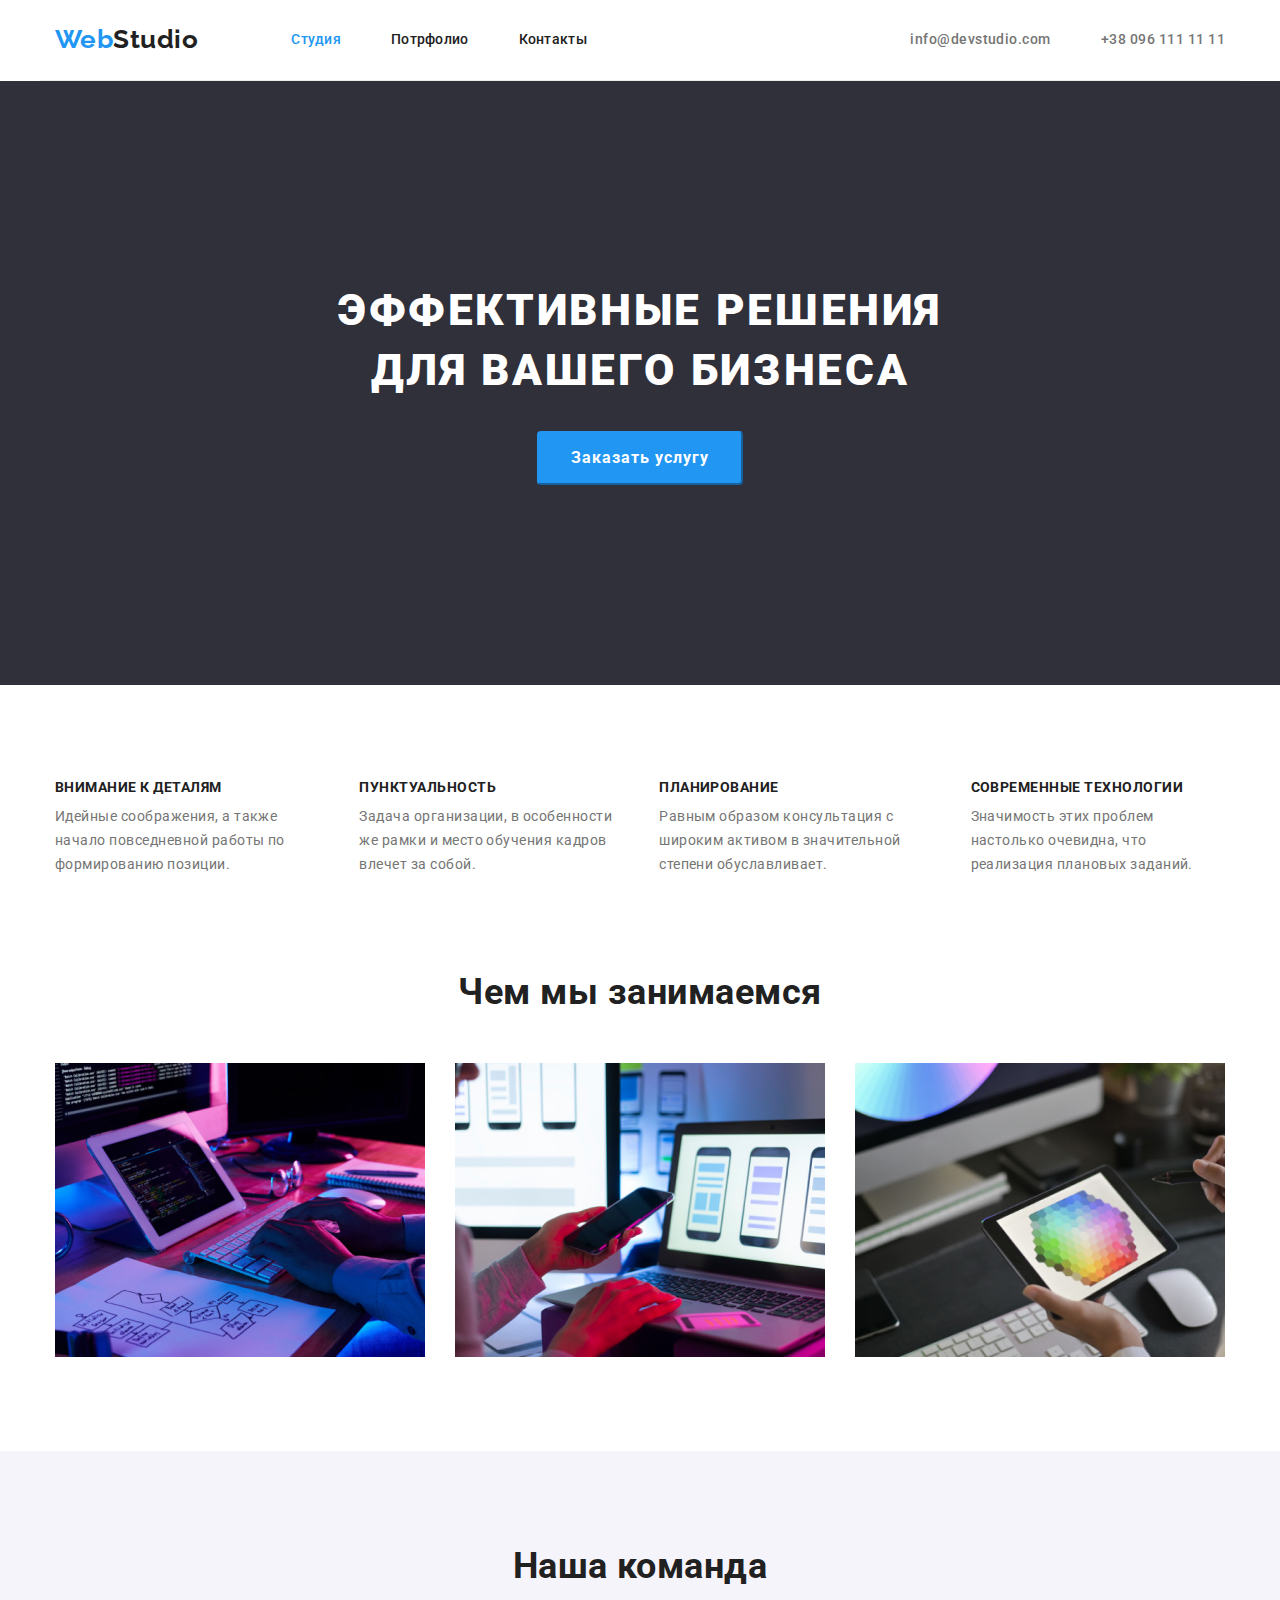
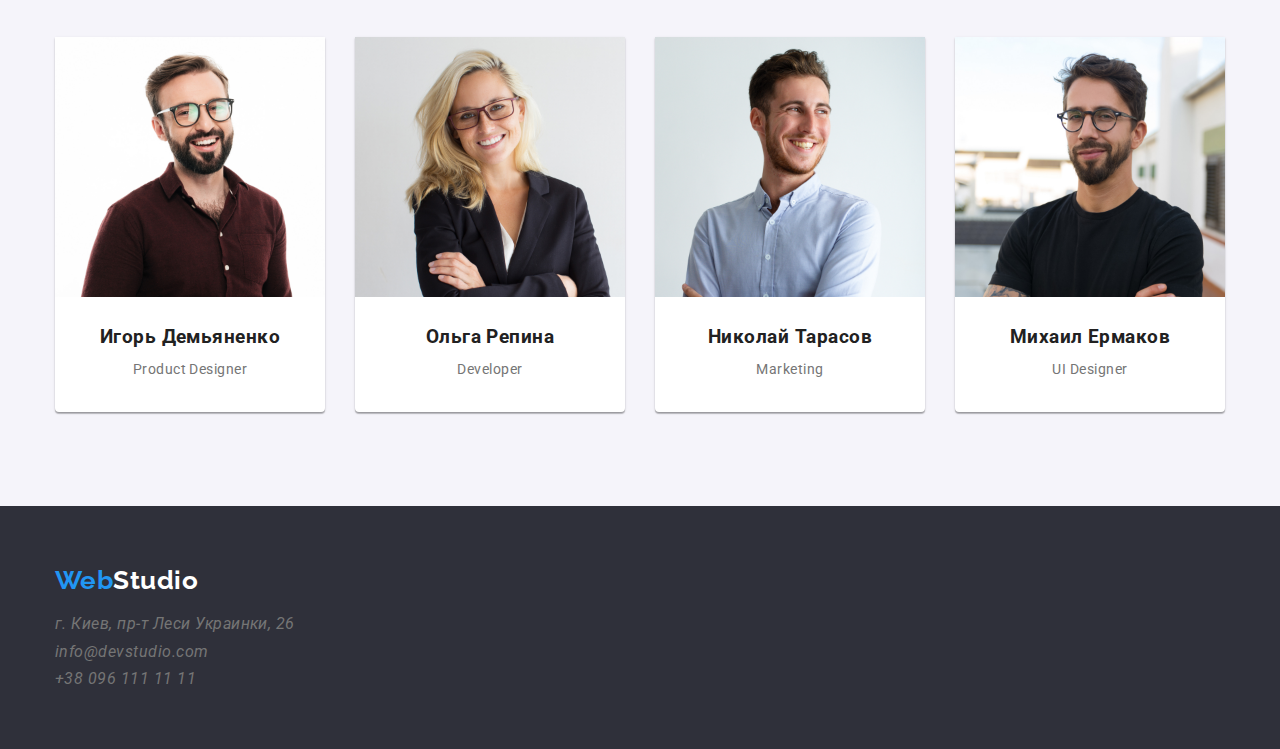
<file: index.html>
<!DOCTYPE html>
<html lang="ru">

<head>
    <meta charset="UTF-8">
    <meta http-equiv="X-UA-Compatible" content="IE=edge">
    <meta name="viewport" content="width=device-width, initial-scale=1.0">
    <link rel="stylesheet"
        href="https://cdnjs.cloudflare.com/ajax/libs/modern-normalize/1.0.0/modern-normalize.min.css" />
    <link rel="stylesheet" href="./css/styles.css" />
    <link rel="preconnect" href="https://fonts.googleapis.com">
    <link rel="preconnect" href="https://fonts.gstatic.com" crossorigin>
    <link
        href="https://fonts.googleapis.com/css2?family=Raleway:wght@700&family=Roboto:wght@400;500;700;900&display=swap"
        rel="stylesheet">
    <title>WebStudio</title>
</head>

<body>
    <!--Header-->
    <header class="header">
        <div class="container">
            <nav class="site-nav">
                <!--Company Logo-->
                <a href="./index.html" class="logo"><span class="logo-part">Web</span>Studio</a>

                <!--Menu-->
                <ul class="list">
                    <li class="item"><a href="./index.html" class="link current">Студия</a></li>
                    <li class="item"><a href="./portfolio.html" class="link">Потрфолио</a></li>
                    <li class="item"><a href="#" class="link">Контакты</a></li>
                </ul>
            </nav>

            <!--Contacts-->
            <ul class="contacts list">
                <li class="item"><a href="mailto:info@devstudio.com" class="link">info@devstudio.com</a></li>
                <li class="item"><a href="tel:+380961111111" class="link">+38 096 111 11 11</a></li>
            </ul>
        </div>
    </header>

    <!--Main content-->
    <main>
        <!--Hero-->
        <section class="section hero">
            <h1 class="hero-title">ЭФФЕКТИВНЫЕ РЕШЕНИЯ <br> ДЛЯ ВАШЕГО БИЗНЕСА</h1>
            <button type="button" class="button primary">Заказать услугу</button>
        </section>

        <!--Specifics-->
        <section class="section specifics">
            <div class="container">
                <h2 class="section-title">Преимущества</h2>
                <ul class="list">
                    <li class="item">
                        <h3>Внимание к деталям</h3>
                        <p>Идейные соображения, а также начало повседневной работы по формированию позиции.</p>
                    </li>
                    <li class="item">
                        <h3>Пунктуальность</h3>
                        <p>Задача организации, в особенности же рамки и место обучения кадров влечет за собой.</p>
                    </li>
                    <li class="item">
                        <h3>Планирование</h3>
                        <p>Равным образом консультация с широким активом в значительной степени обуславливает.</p>
                    </li>
                    <li class="item">
                        <h3>Современные технологии</h3>
                        <p>Значимость этих проблем настолько очевидна, что реализация плановых заданий.</p>
                    </li>
                </ul>
            </div>
        </section>

        <!--What we do-->
        <section class="section work">
            <div class="container">
                <h2 class="section-title">Чем мы занимаемся</h2>
                <ul class="list">
                    <li class="item"><img src="./images/img11.jpg" alt="мобильное приложение" width="370" /></li>
                    <li class="item"><img src="./images/img12.jpg" alt="мобильное приложение" width="370" /></li>
                    <li class="item"><img src="./images/img13.jpg" alt="мобильное приложение" width="370" /></li>
                </ul>
            </div>
        </section>

        <!--Our team-->
        <section class="section team">
            <div class="container">
                <h2 class="section-title">Наша команда</h2>
                <ul class="list">
                    <li class="item">
                        <img src="./images/img21.jpg" alt="фото мужчины" width="270" />
                        <div class="text">
                            <h3>Игорь Демьяненко</h3>
                            <p>Product Designer</p>
                        </div>
                    </li>
                    <li class="item">
                        <img src="./images/img22.jpg" alt="фото женщины" width="270" />
                        <div class="text">
                            <h3>Ольга Репина</h3>
                            <p>Developer</p>
                        </div>
                    </li>
                    <li class="item">
                        <img src="./images/img23.jpg" alt="фото мужчины" width="270" />
                        <div class="text">
                            <h3>Николай Тарасов</h3>
                            <p>Marketing</p>
                        </div>
                    </li>
                    <li class="item">
                        <img src="./images/img24.jpg" alt="фото мужчины" width="270" />
                        <div class="text">
                            <h3>Михаил Ермаков</h3>
                            <p>UI Designer</p>
                        </div>
                    </li>
                </ul>
            </div>
        </section>
    </main>

    <!--Footer-->
    <footer class="footer">
        <div class="container">
            <!--Company logo-->
            <a href="./index.html" class="logo logo-white"><span class="logo-part">Web</span>Studio</a>

            <!--Contacts-->
            <address class="address">
                <ul class="list">
                    <li class="item"><a href="" class="link">г. Киев, пр-т Леси Украинки, 26</a></li>
                    <li class="item"><a href="mailto:info@devstudio.com" class="link">info@devstudio.com</a></li>
                    <li class="item"><a href="tel:+380961111111" class="link">+38 096 111 11 11</a></li>
                </ul>
            </address>
        </div>
    </footer>
</body>

</html>
</file>
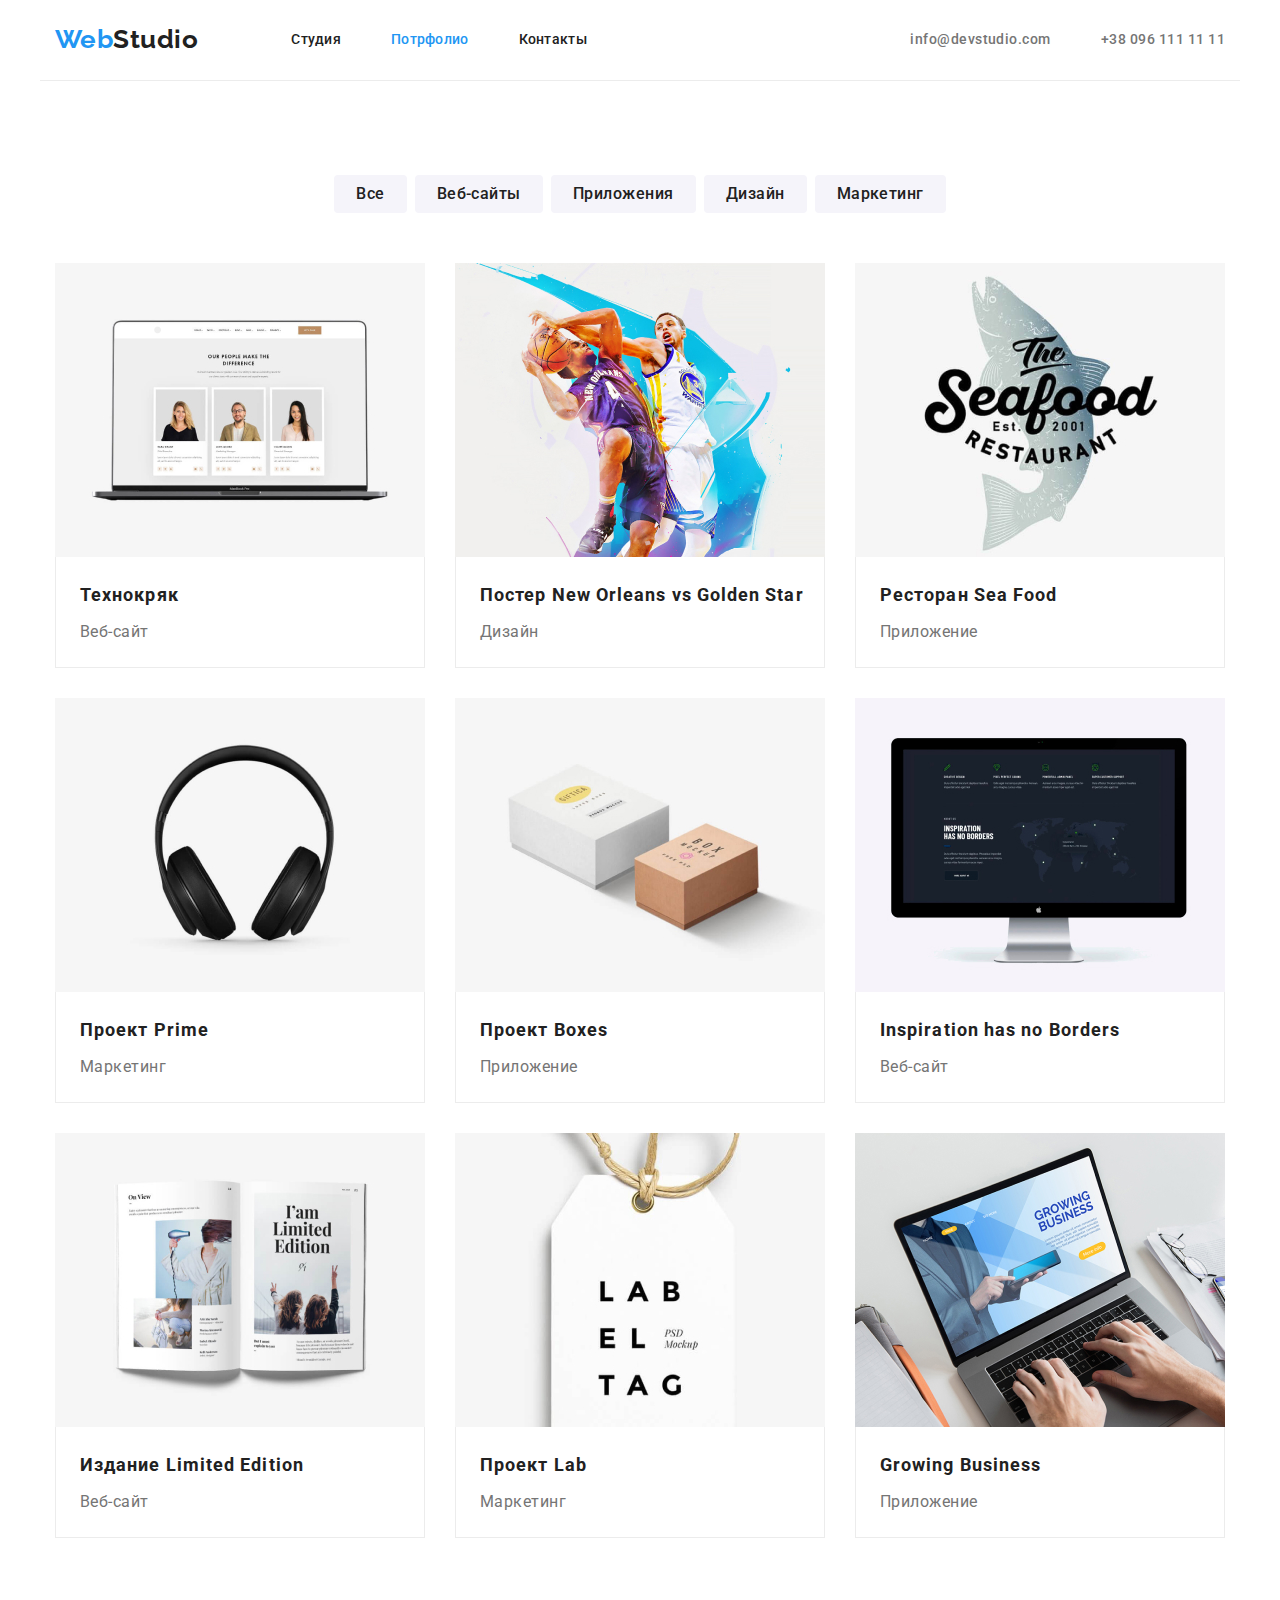
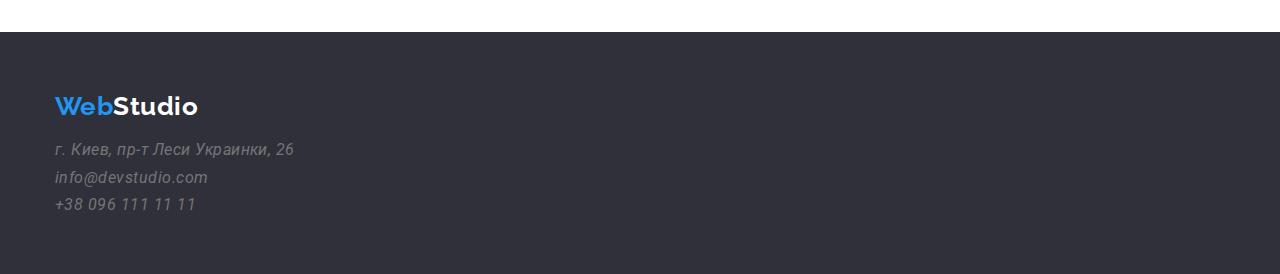
<file: portfolio.html>
<!DOCTYPE html>
<html lang="ru">
<head>
    <meta charset="UTF-8">
    <meta http-equiv="X-UA-Compatible" content="IE=edge">
    <meta name="viewport" content="width=device-width, initial-scale=1.0">
    <link rel="stylesheet" href="https://cdnjs.cloudflare.com/ajax/libs/modern-normalize/1.0.0/modern-normalize.min.css" />
    <link rel="stylesheet" href="./css/styles.css" />
    <link rel="preconnect" href="https://fonts.googleapis.com">
    <link rel="preconnect" href="https://fonts.gstatic.com" crossorigin>
    <link href="https://fonts.googleapis.com/css2?family=Raleway:wght@700&family=Roboto:wght@400;500;700;900&display=swap"
        rel="stylesheet">
    <title>WebStudio</title>
</head>
<body>
    <!--Header-->
    <header class="header">
        <div class="container">
            <nav class="site-nav">
                <!--Company Logo-->
                <a href="./index.html" class="logo"><span class="logo-part">Web</span>Studio</a>
    
                <!--Menu-->
                <ul class="list">
                    <li class="item"><a href="./index.html" class="link">Студия</a></li>
                    <li class="item"><a href="./portfolio.html" class="link current">Потрфолио</a></li>
                    <li class="item"><a href="#" class="link">Контакты</a></li>
                </ul>
            </nav>
    
            <!--Contacts-->
            <ul class="contacts list">
                <li class="item"><a href="mailto:info@devstudio.com" class="link">info@devstudio.com</a></li>
                <li class="item"><a href="tel:+380961111111" class="link">+38 096 111 11 11</a></li>
            </ul>
        </div>
    </header>

    <main>
        <!--Портфолио-->
        <section class="section portfolio">
            <div class="container">
                <!--Фильтр-->
                <ul class="filter-list list">
                    <li class="item"><button type="button" class="button secondary">Все</button></li>
                    <li class="item"><button type="button" class="button secondary">Веб-сайты</button></li>
                    <li class="item"><button type="button" class="button secondary">Приложения</button></li>
                    <li class="item"><button type="button" class="button secondary">Дизайн</button></li>
                    <li class="item"><button type="button" class="button secondary">Маркетинг</button></li>
                </ul>
                
                <ul class="portfolio-list list">
                    <li class="item">
                        <img src="./images/imgprtf1.jpg" alt="открытый ноутбук с карточками команды" width="370">
                        <div class="text">
                            <h3>Технокряк</h3>
                            <p>Веб-сайт</p>
                        </div>  
                    </li>
                    <li class="item">
                        <img src="./images/imgprtf2.jpg" alt="два баскетболиста с мячом" width="370">
                        <div class="text">
                            <h3>Постер New Orleans vs Golden Star</h3>
                            <p>Дизайн</p>
                        </div>
                    </li>
                    <li class="item">
                        <img src="./images/imgprtf3.jpg" alt="лого ресторана Seafood" width="370">
                        <div class="text">
                            <h3>Ресторан Sea Food</h3>
                            <p>Приложение</p>
                        </div>
                    </li>
                    <li class="item">
                        <img src="./images/imgprtf4.jpg" alt="наушники" width="370">
                        <div class="text">
                            <h3>Проект Prime</h3>
                            <p>Маркетинг</p>
                        </div>
                    </li>
                    <li class="item">
                        <img src="./images/imgprtf5.jpg" alt="коробки" width="370">
                        <div class="text">
                            <h3>Проект Boxes</h3>
                            <p>Приложение</p>
                        </div>
                    </li>
                    <li class="item">
                        <img src="./images/imgprtf6.jpg" alt="монитор" width="370">
                        <div class="text">
                            <h3>Inspiration has no Borders</h3>
                            <p>Веб-сайт</p>
                        </div>
                    </li>
                    <li class="item">
                        <img src="./images/imgprtf7.jpg" alt="открытый журнал" width="370">
                        <div class="text">
                            <h3>Издание Limited Edition</h3>
                            <p>Веб-сайт</p>
                        </div>
                    </li>
                    <li class="item">
                        <img src="./images/imgprtf8.jpg" alt="этикетка" width="370">
                        <div class="text">
                            <h3>Проект Lab</h3>
                            <p>Маркетинг</p>
                        </div>
                    </li>
                    <li class="item">
                        <img src="./images/imgprtf9.jpg" alt="ноутбук">
                        <div class="text">
                            <h3>Growing Business</h3>
                            <p>Приложение</p>
                        </div>
                    </li>
                </ul>
            </div>
        </section>
    </main>

    <!--Footer-->
    <footer class="footer">
        <div class="container">
            <!--Company logo-->
            <a href="./index.html" class="logo logo-white"><span class="logo-part">Web</span>Studio</a>
    
            <!--Contacts-->
            <address class="address">
                <ul class="list">
                    <li class="item"><a href="" class="link">г. Киев, пр-т Леси Украинки, 26</a></li>
                    <li class="item"><a href="mailto:info@devstudio.com" class="link">info@devstudio.com</a></li>
                    <li class="item"><a href="tel:+380961111111" class="link">+38 096 111 11 11</a></li>
                </ul>
            </address>
        </div>
    </footer>
</body>    
</html>
</file>
<file: css/styles.css>
/* цвет основного текста #212121 */
/* цвет вторичного текста #757575 */
/* цвет акцента #2196F3 */
/* белый #FFFFFF */
/* цвет фона #E5E5E5 */
/* цвет фона вторичный #F5F4FA */
/* цвет фона футера #2F303A */

:root {
    --primary-text-color: #757575;
    --title-text-color: #212121;
    --accent-color: #2196F3;
    --white-text-color: #FFFFFF;
    --secondary-bc-color: #F5F4FA;
    --primary-bc-color: #E5E5E5;
    --footer-bc-color: #2F303A;
    --border-color: #ECECEC;
}

/* *,
*::before,
*::after {
    box-sizing: inherit;
} */

body {
    background-color: var(--primary-bc-color);
    color: var(--primary-text-color);
    font-family: 'Roboto', sans-serif;
    letter-spacing: 0.03em;
}

ul {
    list-style: none;
}

img {
    display: block;
}

/* Header */

/* background colors */
.header,
.specifics,
.work,
.portfolio {
    background-color: var(--white-text-color);
}

.container {
    margin-left: auto;
    margin-right: auto;
    width: 1200px;
    padding-left: 15px;
    padding-right: 15px;
    /* outline: 1px solid tomato; */
}

.header .container {
    display: flex;
    align-items: center;
    border-bottom: 1px solid var(--border-color);
}

/* Logo*/
.logo {
    text-decoration: none;
    color: var(--title-text-color);
    font-family: 'Raleway', sans-serif;
    font-weight: 700;
    font-size: 26px;
    line-height: 1.12;
}

.header .logo {
    padding-top: 25px;
    padding-bottom: 25px;
    margin-right: 93px;
}

.logo-part {
    color: var(--accent-color);
}

.link {
    text-decoration: none;
}

/* Site nav*/

.site-nav .list {
    display: flex;
}

.site-nav .item,
.contacts .item {   
    margin-right: 50px;
}

.site-nav .item:last-child,
.contacts .item:last-child {
    margin-right: 0;
}

.site-nav .link {
    display: block;
    padding-top: 32px;
    padding-bottom: 32px;

    color: var(--title-text-color);
    font-weight: 500;
    font-size: 14px;
    line-height: 1.14;
    letter-spacing: 0.02em;
}

.site-nav .link:hover,
.site-nav .link:focus {
    color: var(--accent-color);
}

.site-nav .link.current {
    color: var(--accent-color);
}

.site-nav,
.contacts {
    font-weight: 500;
}

.list {
    padding: 0;
    margin: 0;
}

.contacts .item {
    font-size: 14px;
    line-height: 1.14;
}

 .contacts {
    margin-left: auto;
} 
.contacts .link {
    display: block;
    padding-top: 32px;
    padding-bottom: 32px;

    color: var(--primary-text-color);
}

.contacts,
.site-nav {
    display: flex;
}

.contacts .link:hover,
.contacts .link:focus {
    color: var(--accent-color);
}

/* Section */
h1,
h2,
h3,
h4,
h5,
h6 {
    color: var(--title-text-color);
    margin-top: 0;
    margin-bottom: 0;
}

.section {
    padding-top: 94px;
    padding-bottom: 94px;
}

.section.work {
    padding-top: 0;
}

/* Hero */
.hero {
    margin-top: 0;
    margin-bottom: 0;
    text-align: center;
    background-color: var(--footer-bc-color);
    padding-top: 200px;
    padding-bottom: 200px

}
.hero-title {
    color: var(--white-text-color);
    font-weight: 900;
    font-size: 44px;
    line-height: 1.36;
    letter-spacing: 0.06em;
    margin-top: 0px;
    margin-bottom: 0px;
    margin-bottom: 30px;
}

.button {
    cursor: pointer;
    border-radius: 4px;
    text-align: center;
}

.button.primary {
    color: var(--white-text-color);
    background-color: var(--accent-color);
    border-color: var(--accent-color);
    font-family: inherit;
    font-weight: 700;
    font-size: 16px;
    line-height: 1.87;
    display: flex;
    letter-spacing: 0.06em;
    padding: 10px 32px;
    margin: auto;
}

.section-title {
    font-weight: 700;
    font-size: 36px;
    line-height: 1.17;
    text-align: center;
    margin-bottom: 50px;
}

.specifics p,
.work p,
.team p {
    font-size: 14px;
    line-height: 1.71;
    margin-top: 0;
    margin-bottom: 0;
}

/* Specifics */
.specifics .list {
    display: flex;
}

.specifics .item {
    margin-right: 30px;
}

.specifics .item:last-child {
    margin-right: 0;
}

.specifics h3 {
    text-transform: uppercase;
    font-size: 14px;
    line-height: 1.17;
}

.specifics h3,
.team h3 {
    margin-bottom: 10px;
}

.specifics .section-title {
    display: none;
}

/* Work */
.work .list {
    display: flex;
}

.work .item {
    margin-right: 30px
}

.work .item:nth-child(3n) {
    margin-right: 0;
}

/* Team */

.team {
    background-color: var(--secondary-bc-color);
}

.team .list {
    display: flex;
}

.team .item {
    background-color: var(--white-text-color);
    border-radius: 0 0 4px 4px;
    box-shadow: 0px 1px 3px rgba(0, 0, 0, 0.12), 0px 1px 1px rgba(0, 0, 0, 0.14), 0px 2px 1px rgba(0, 0, 0, 0.2);
}

.team .item:not(:nth-child(4n)) {
    margin-right: 30px;
}

.team img {
    margin-bottom: 30px;
}

.team h3,
.team p {
    text-align: center;
}

.team p {
    margin-bottom: 30px;
}

/* .team .text {
    border: 1px solid var(--border-color);
} */

/*Footer*/
.footer {
    background-color: var(--footer-bc-color);
}

.footer .container {
    padding-top: 60px; 
    padding-bottom: 60px;
}

.logo-white {
    color: var(--white-text-color);
}

.address .link {
    display: block;
    color: var(--primary-text-color);
}

.address .item:not(:last-child) {
    margin-bottom: 9px;
}

.address .item:first-child {
    margin-top: 20px;
}

.address .link:hover,
.address .link:focus {
    color: var(--white-text-color);
}

.footer .logo {
    margin-bottom: 20px;
}

/*Portfolio*/
/*фильтр*/
.button.secondary {
    color: var(--title-text-color);
    background-color: var(--secondary-bc-color);
    font-family: inherit;
    font-weight: 500;
    font-size: 16px;
    line-height: 1.62;
    letter-spacing: 0.03em;
    padding: 6px 22px;
    border-color: var(--secondary-bc-color);
    border-style: none;
}

.button.secondary:hover,
.button.secondary:focus {
    color: var(--white-text-color);
    background-color: var(--accent-color);
}

.filter-list .item:not(:last-child) {
    margin-right: 8px;
}

.filter-list {
    display: flex;
    justify-content: center;
    margin-bottom: 50px;
}

/* portfolio list*/

.portfolio-list {
    display: flex;
    flex-wrap: wrap;
}
.portfolio-list h3 {
    font-weight: 700;
    font-size: 18px;
    line-height: 2;
    letter-spacing: 0.06em;
    margin-bottom: 4px;
    margin-left: 24px;
}

.portfolio-list p {
    font-size: 16px;
    line-height: 1.88;
    margin-top: 0;
    margin-bottom: 20px;
    margin-left: 24px;
}

.portfolio-list .item {
    margin-right: 30px;
    margin-bottom: 30px;
}

.portfolio-list .item:nth-child(3n) {
    margin-right: 0;
}

.portfolio-list .item:nth-last-child(-n + 3) {
    margin-bottom: 0;
}

.portfolio img {
    margin-bottom: 0;
}

.portfolio .text {
    border-bottom: 1px solid var(--border-color);
    border-left: 1px solid var(--border-color);
    border-right: 1px solid var(--border-color);
    padding-top: 20px;
}
</file>
